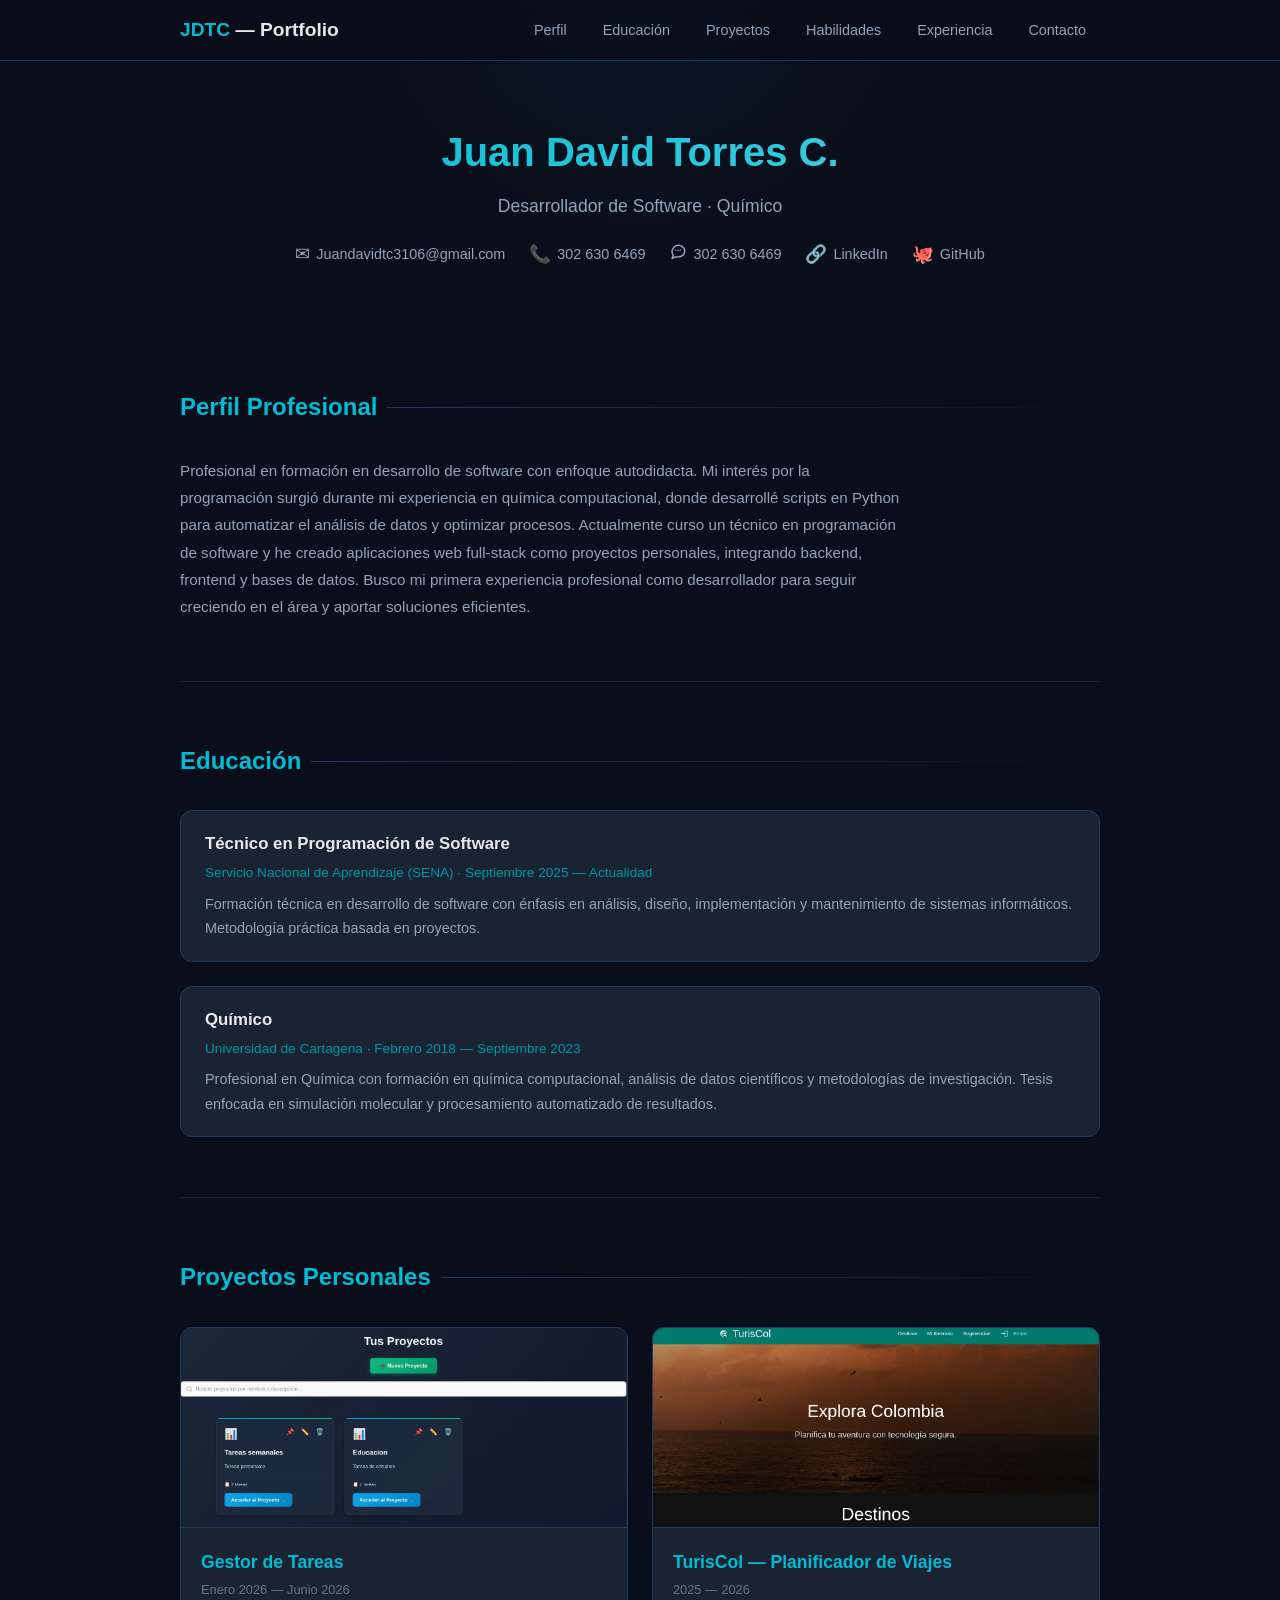
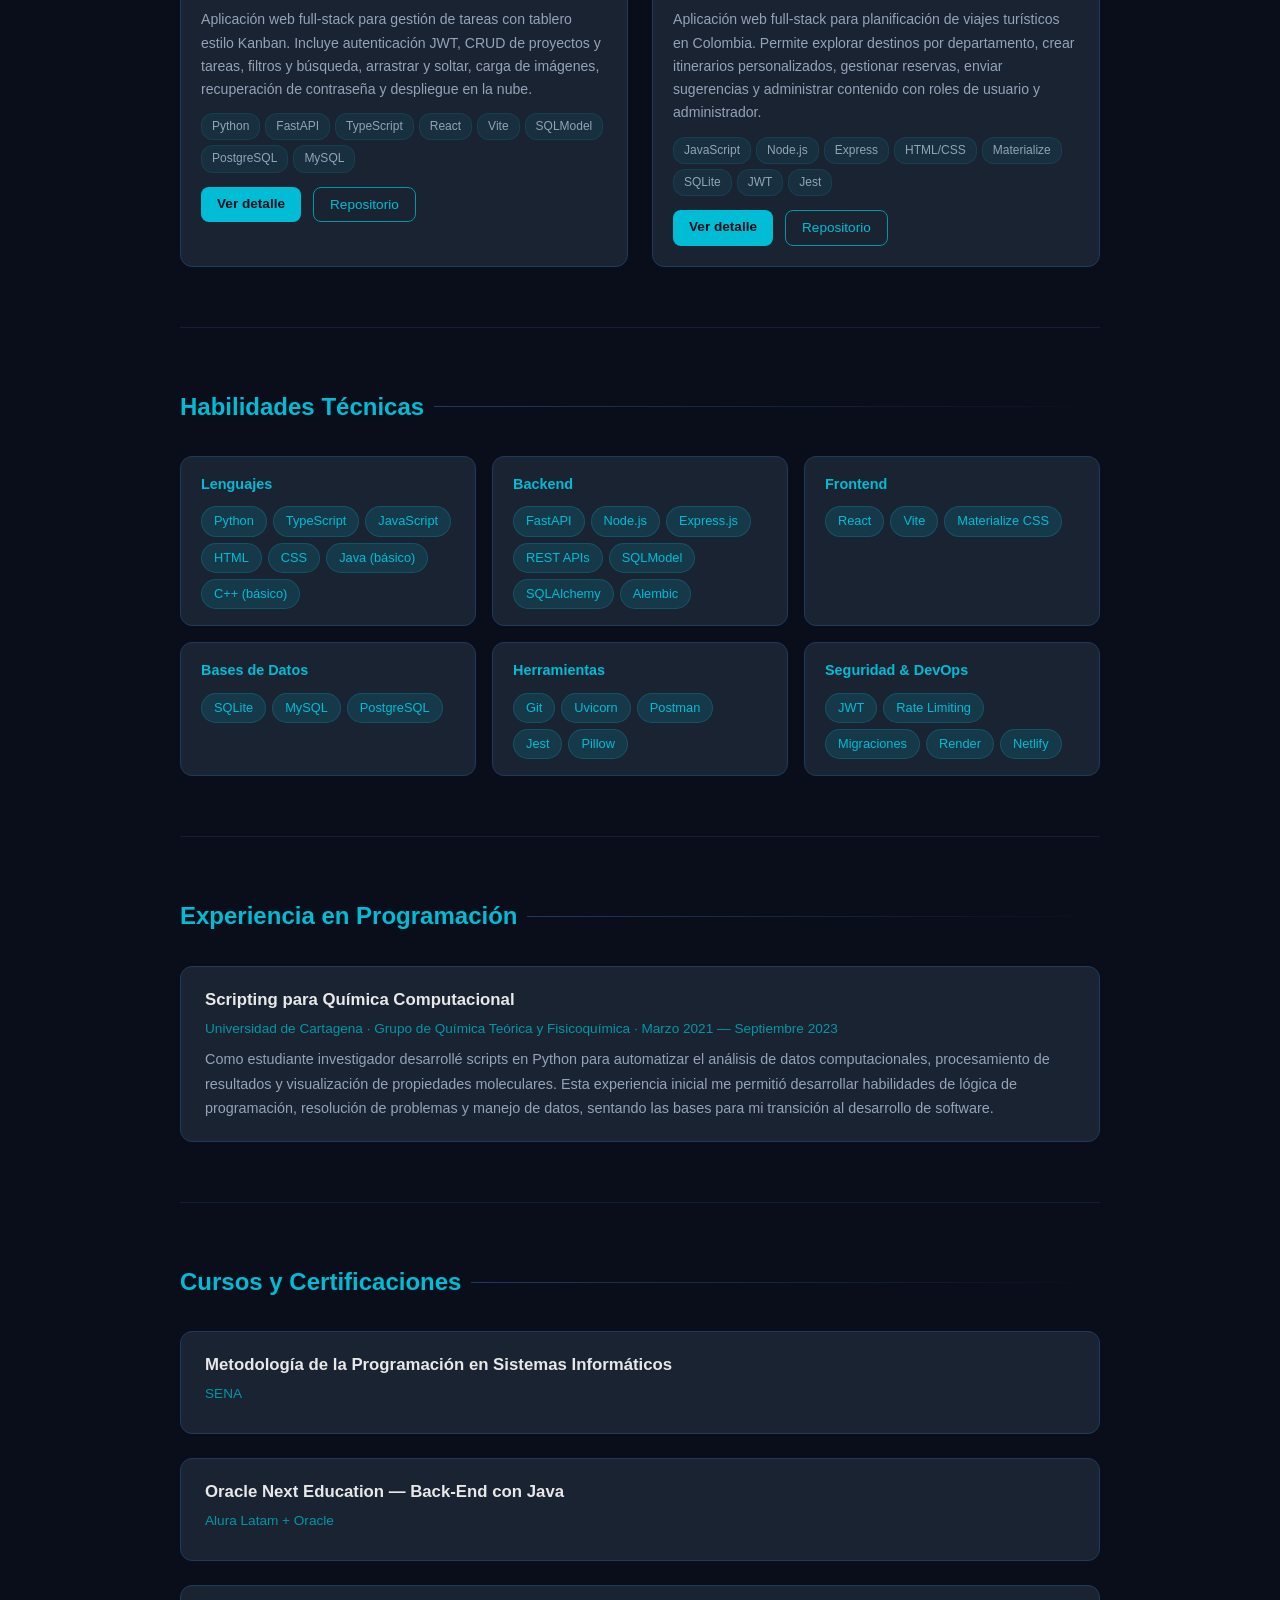
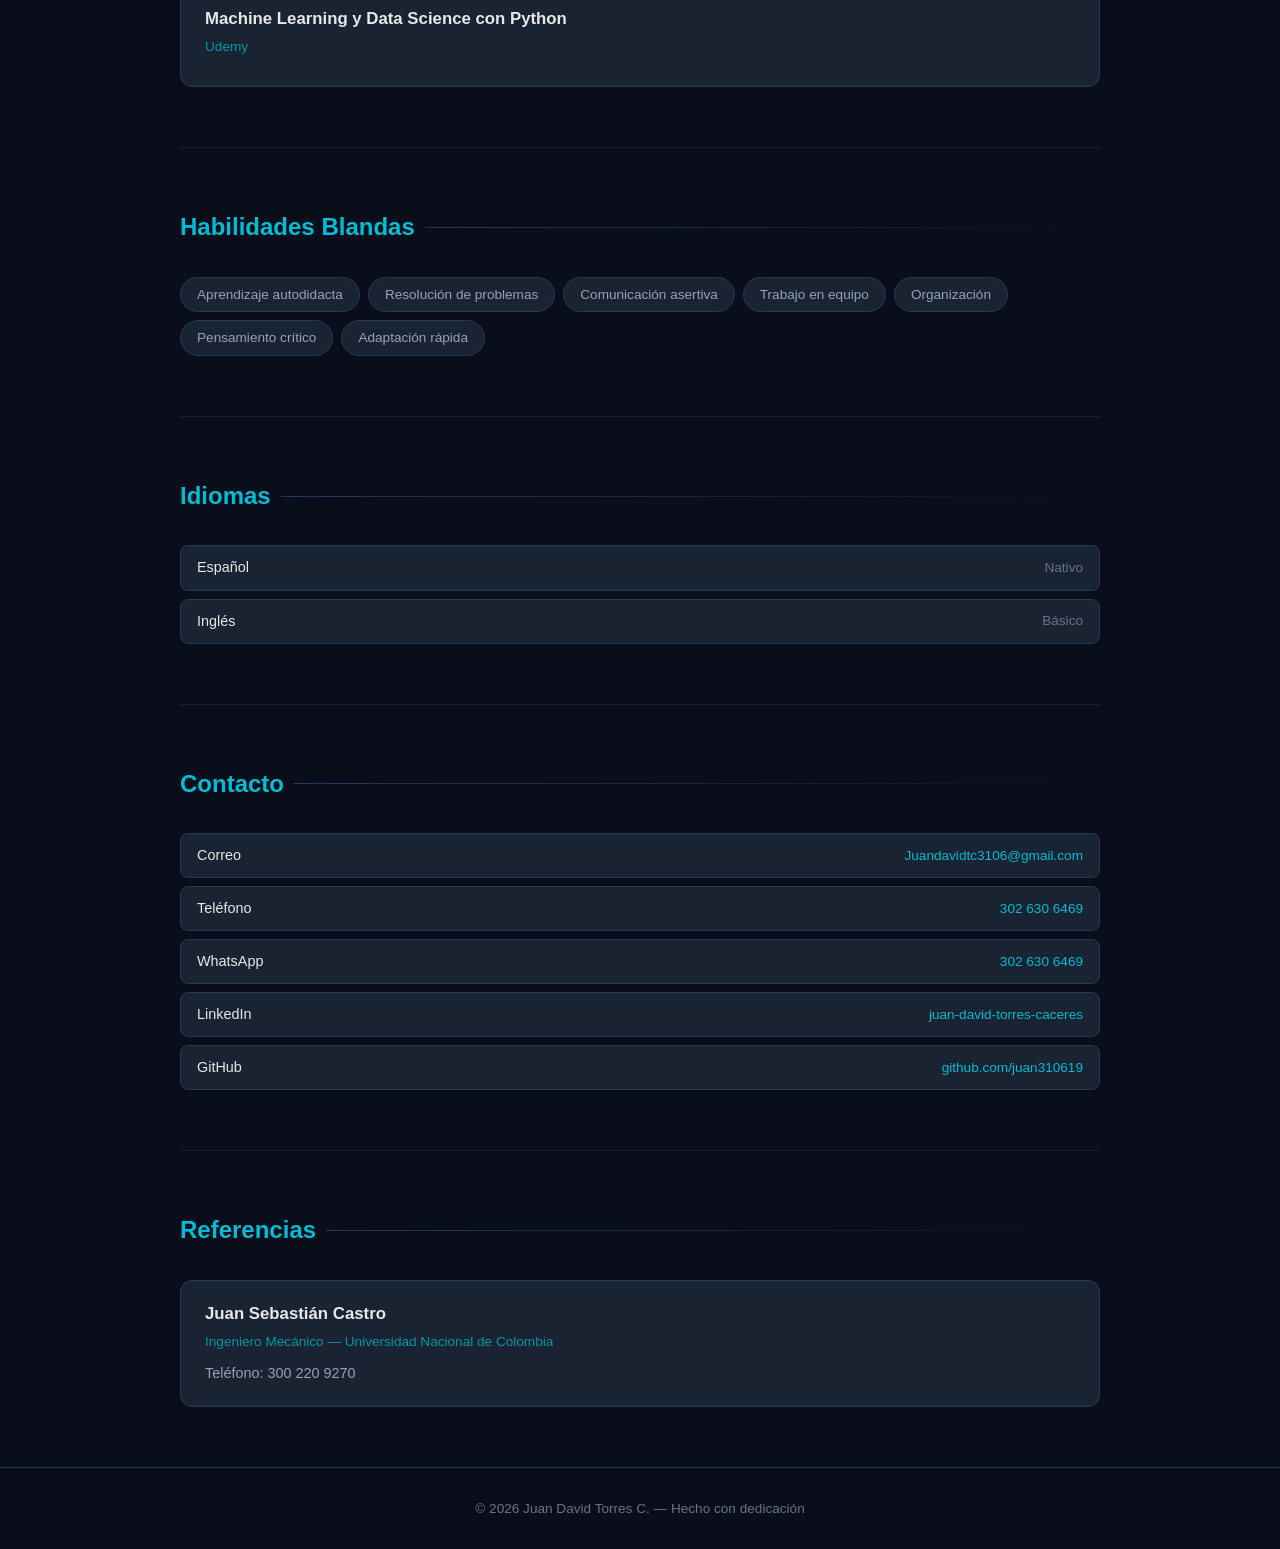
<file: index.html>
<!DOCTYPE html>
<html lang="es">
<head>
  <meta charset="UTF-8">
  <meta name="viewport" content="width=device-width, initial-scale=1.0">
  <title>Juan David Torres C. — Desarrollador de Software</title>
  <link rel="stylesheet" href="css/style.css">
  <link rel="icon" type="image/svg+xml" href="data:image/svg+xml,<svg xmlns='http://www.w3.org/2000/svg' viewBox='0 0 32 32'><text y='28' font-size='28'>💻</text></svg>">
</head>
<body>

<nav class="navbar">
  <div class="container">
    <a href="index.html" class="logo">JDTC <span>— Portfolio</span></a>
    <button class="nav-toggle" id="navToggle" aria-label="Menú">☰</button>
    <ul class="nav-links" id="navLinks">
      <li><a href="#perfil">Perfil</a></li>
      <li><a href="#educacion">Educación</a></li>
      <li><a href="#proyectos">Proyectos</a></li>
      <li><a href="#habilidades">Habilidades</a></li>
      <li><a href="#experiencia">Experiencia</a></li>
      <li><a href="#contacto">Contacto</a></li>
    </ul>
  </div>
</nav>

<section class="hero">
  <div class="container">
    <h1>Juan David Torres C.</h1>
    <p class="subtitle">Desarrollador de Software · Químico</p>
    <div class="contact-links">
      <a href="mailto:Juandavidtc3106@gmail.com">
        <span class="icon">✉</span> Juandavidtc3106@gmail.com
      </a>
      <a href="tel:3026306469">
        <span class="icon">📞</span> 302 630 6469
      </a>
      <a href="https://wa.me/573026306469" target="_blank">
        <span class="icon"><svg xmlns="http://www.w3.org/2000/svg" width="18" height="18" viewBox="0 0 24 24" fill="none" stroke="currentColor" stroke-width="2" stroke-linecap="round" stroke-linejoin="round"><path d="M21 11.5a8.5 8.5 0 0 1-8.5 8.5H8l-4 2 1.5-4.5A8.5 8.5 0 1 1 21 11.5z"/><path d="M9 11h.01"/><path d="M12 11h.01"/><path d="M15 11h.01"/></svg></span> 302 630 6469
      </a>
      <a href="https://www.linkedin.com/in/juan-david-torres-caceres-b08489202/" target="_blank">
        <span class="icon">🔗</span> LinkedIn
      </a>
      <a href="https://github.com/juan310619" target="_blank">
        <span class="icon">🐙</span> GitHub
      </a>
    </div>
  </div>
</section>

<div class="container">

  <!-- Perfil Profesional -->
  <section id="perfil" class="section">
    <h2 class="section-title">Perfil Profesional</h2>
    <p class="profile-text">
      Profesional en formación en desarrollo de software con enfoque autodidacta. Mi interés por la
      programación surgió durante mi experiencia en química computacional, donde desarrollé scripts en Python
      para automatizar el análisis de datos y optimizar procesos. Actualmente curso un técnico en programación
      de software y he creado aplicaciones web full-stack como proyectos personales, integrando backend,
      frontend y bases de datos. Busco mi primera experiencia profesional como desarrollador para seguir
      creciendo en el área y aportar soluciones eficientes.
    </p>
  </section>

  <!-- Educación -->
  <section id="educacion" class="section">
    <h2 class="section-title">Educación</h2>
    <div class="timeline">
      <div class="timeline-item">
        <h3>Técnico en Programación de Software</h3>
        <div class="meta">Servicio Nacional de Aprendizaje (SENA) · Septiembre 2025 — Actualidad</div>
        <p>
          Formación técnica en desarrollo de software con énfasis en análisis, diseño, implementación y
          mantenimiento de sistemas informáticos. Metodología práctica basada en proyectos.
        </p>
      </div>
      <div class="timeline-item">
        <h3>Químico</h3>
        <div class="meta">Universidad de Cartagena · Febrero 2018 — Septiembre 2023</div>
        <p>
          Profesional en Química con formación en química computacional, análisis de datos científicos y
          metodologías de investigación. Tesis enfocada en simulación molecular y procesamiento automatizado
          de resultados.
        </p>
      </div>
    </div>
  </section>

  <!-- Proyectos Personales -->
  <section id="proyectos" class="section">
    <h2 class="section-title">Proyectos Personales</h2>
    <div class="projects-grid">
      <div class="project-card">
        <img src="imagenes/gestor3.webp" alt="Gestor de Tareas" class="card-img" loading="lazy">
        <div class="card-body">
          <h3>Gestor de Tareas</h3>
          <div class="date">Enero 2026 — Junio 2026</div>
          <p>
            Aplicación web full-stack para gestión de tareas con tablero estilo Kanban.
            Incluye autenticación JWT, CRUD de proyectos y tareas, filtros y búsqueda,
            arrastrar y soltar, carga de imágenes, recuperación de contraseña y
            despliegue en la nube.
          </p>
          <div class="tech-stack">
            <span>Python</span><span>FastAPI</span><span>TypeScript</span>
            <span>React</span><span>Vite</span><span>SQLModel</span>
            <span>PostgreSQL</span><span>MySQL</span>
          </div>
          <div class="card-links">
            <a href="gestor-tareas.html" class="btn-primary">Ver detalle</a>
            <a href="https://github.com/juan310619/Gestor_de_tareas" target="_blank" class="btn-outline">Repositorio</a>
          </div>
        </div>
      </div>
      <div class="project-card">
        <img src="imagenes/turiscol1.webp" alt="TurisCol" class="card-img" loading="lazy">
        <div class="card-body">
          <h3>TurisCol — Planificador de Viajes</h3>
          <div class="date">2025 — 2026</div>
          <p>
            Aplicación web full-stack para planificación de viajes turísticos en Colombia.
            Permite explorar destinos por departamento, crear itinerarios personalizados,
            gestionar reservas, enviar sugerencias y administrar contenido con roles
            de usuario y administrador.
          </p>
          <div class="tech-stack">
            <span>JavaScript</span><span>Node.js</span><span>Express</span>
            <span>HTML/CSS</span><span>Materialize</span><span>SQLite</span>
            <span>JWT</span><span>Jest</span>
          </div>
          <div class="card-links">
            <a href="turiscol.html" class="btn-primary">Ver detalle</a>
            <a href="https://github.com/juan310619/Tursicol" target="_blank" class="btn-outline">Repositorio</a>
          </div>
        </div>
      </div>
    </div>
  </section>

  <!-- Habilidades Técnicas -->
  <section id="habilidades" class="section">
    <h2 class="section-title">Habilidades Técnicas</h2>
    <div class="skills-grid">
      <div class="skill-category">
        <h3>Lenguajes</h3>
        <div class="skill-tags">
          <span class="skill-tag">Python</span>
          <span class="skill-tag">TypeScript</span>
          <span class="skill-tag">JavaScript</span>
          <span class="skill-tag">HTML</span>
          <span class="skill-tag">CSS</span>
          <span class="skill-tag">Java (básico)</span>
          <span class="skill-tag">C++ (básico)</span>
        </div>
      </div>
      <div class="skill-category">
        <h3>Backend</h3>
        <div class="skill-tags">
          <span class="skill-tag">FastAPI</span>
          <span class="skill-tag">Node.js</span>
          <span class="skill-tag">Express.js</span>
          <span class="skill-tag">REST APIs</span>
          <span class="skill-tag">SQLModel</span>
          <span class="skill-tag">SQLAlchemy</span>
          <span class="skill-tag">Alembic</span>
        </div>
      </div>
      <div class="skill-category">
        <h3>Frontend</h3>
        <div class="skill-tags">
          <span class="skill-tag">React</span>
          <span class="skill-tag">Vite</span>
          <span class="skill-tag">Materialize CSS</span>
        </div>
      </div>
      <div class="skill-category">
        <h3>Bases de Datos</h3>
        <div class="skill-tags">
          <span class="skill-tag">SQLite</span>
          <span class="skill-tag">MySQL</span>
          <span class="skill-tag">PostgreSQL</span>
        </div>
      </div>
      <div class="skill-category">
        <h3>Herramientas</h3>
        <div class="skill-tags">
          <span class="skill-tag">Git</span>
          <span class="skill-tag">Uvicorn</span>
          <span class="skill-tag">Postman</span>
          <span class="skill-tag">Jest</span>
          <span class="skill-tag">Pillow</span>
        </div>
      </div>
      <div class="skill-category">
        <h3>Seguridad & DevOps</h3>
        <div class="skill-tags">
          <span class="skill-tag">JWT</span>
          <span class="skill-tag">Rate Limiting</span>
          <span class="skill-tag">Migraciones</span>
          <span class="skill-tag">Render</span>
          <span class="skill-tag">Netlify</span>
        </div>
      </div>
    </div>
  </section>

  <!-- Experiencia -->
  <section id="experiencia" class="section">
    <h2 class="section-title">Experiencia en Programación</h2>
    <div class="timeline">
      <div class="timeline-item">
        <h3>Scripting para Química Computacional</h3>
        <div class="meta">Universidad de Cartagena · Grupo de Química Teórica y Fisicoquímica · Marzo 2021 — Septiembre 2023</div>
        <p>
          Como estudiante investigador desarrollé scripts en Python para automatizar el
          análisis de datos computacionales, procesamiento de resultados y visualización de
          propiedades moleculares. Esta experiencia inicial me permitió desarrollar habilidades
          de lógica de programación, resolución de problemas y manejo de datos, sentando las
          bases para mi transición al desarrollo de software.
        </p>
      </div>
    </div>
  </section>

  <!-- Cursos y Certificaciones -->
  <section class="section">
    <h2 class="section-title">Cursos y Certificaciones</h2>
    <div class="timeline">
      <div class="timeline-item">
        <h3>Metodología de la Programación en Sistemas Informáticos</h3>
        <div class="meta">SENA</div>
      </div>
      <div class="timeline-item">
        <h3>Oracle Next Education — Back-End con Java</h3>
        <div class="meta">Alura Latam + Oracle</div>
      </div>
      <div class="timeline-item">
        <h3>Machine Learning y Data Science con Python</h3>
        <div class="meta">Udemy</div>
      </div>
    </div>
  </section>

  <!-- Habilidades Blandas -->
  <section class="section">
    <h2 class="section-title">Habilidades Blandas</h2>
    <div class="soft-skills">
      <span>Aprendizaje autodidacta</span>
      <span>Resolución de problemas</span>
      <span>Comunicación asertiva</span>
      <span>Trabajo en equipo</span>
      <span>Organización</span>
      <span>Pensamiento crítico</span>
      <span>Adaptación rápida</span>
    </div>
  </section>

  <!-- Idiomas -->
  <section class="section">
    <h2 class="section-title">Idiomas</h2>
    <div class="lang-list">
      <div class="lang-item">
        <span class="name">Español</span>
        <span class="level">Nativo</span>
      </div>
      <div class="lang-item">
        <span class="name">Inglés</span>
        <span class="level">Básico</span>
      </div>
    </div>
  </section>

  <!-- Contacto -->
  <section id="contacto" class="section">
    <h2 class="section-title">Contacto</h2>
    <div class="lang-list">
      <div class="lang-item">
        <span class="name">Correo</span>
        <span class="level"><a href="mailto:Juandavidtc3106@gmail.com">Juandavidtc3106@gmail.com</a></span>
      </div>
      <div class="lang-item">
        <span class="name">Teléfono</span>
        <span class="level"><a href="tel:3026306469">302 630 6469</a></span>
      </div>
      <div class="lang-item">
        <span class="name">WhatsApp</span>
        <span class="level"><a href="https://wa.me/573026306469" target="_blank">302 630 6469</a></span>
      </div>
      <div class="lang-item">
        <span class="name">LinkedIn</span>
        <span class="level"><a href="https://www.linkedin.com/in/juan-david-torres-caceres-b08489202/" target="_blank">juan-david-torres-caceres</a></span>
      </div>
      <div class="lang-item">
        <span class="name">GitHub</span>
        <span class="level"><a href="https://github.com/juan310619" target="_blank">github.com/juan310619</a></span>
      </div>
    </div>
  </section>

  <!-- Referencias -->
  <section class="section">
    <h2 class="section-title">Referencias</h2>
    <div class="timeline">
      <div class="timeline-item">
        <h3>Juan Sebastián Castro</h3>
        <div class="meta">Ingeniero Mecánico — Universidad Nacional de Colombia</div>
        <p>Teléfono: 300 220 9270</p>
      </div>
    </div>
  </section>

</div>

<footer>
  <div class="container">
    <p>&copy; 2026 Juan David Torres C. — Hecho con dedicación</p>
  </div>
</footer>

<script src="js/main.js"></script>
</body>
</html>
</file>
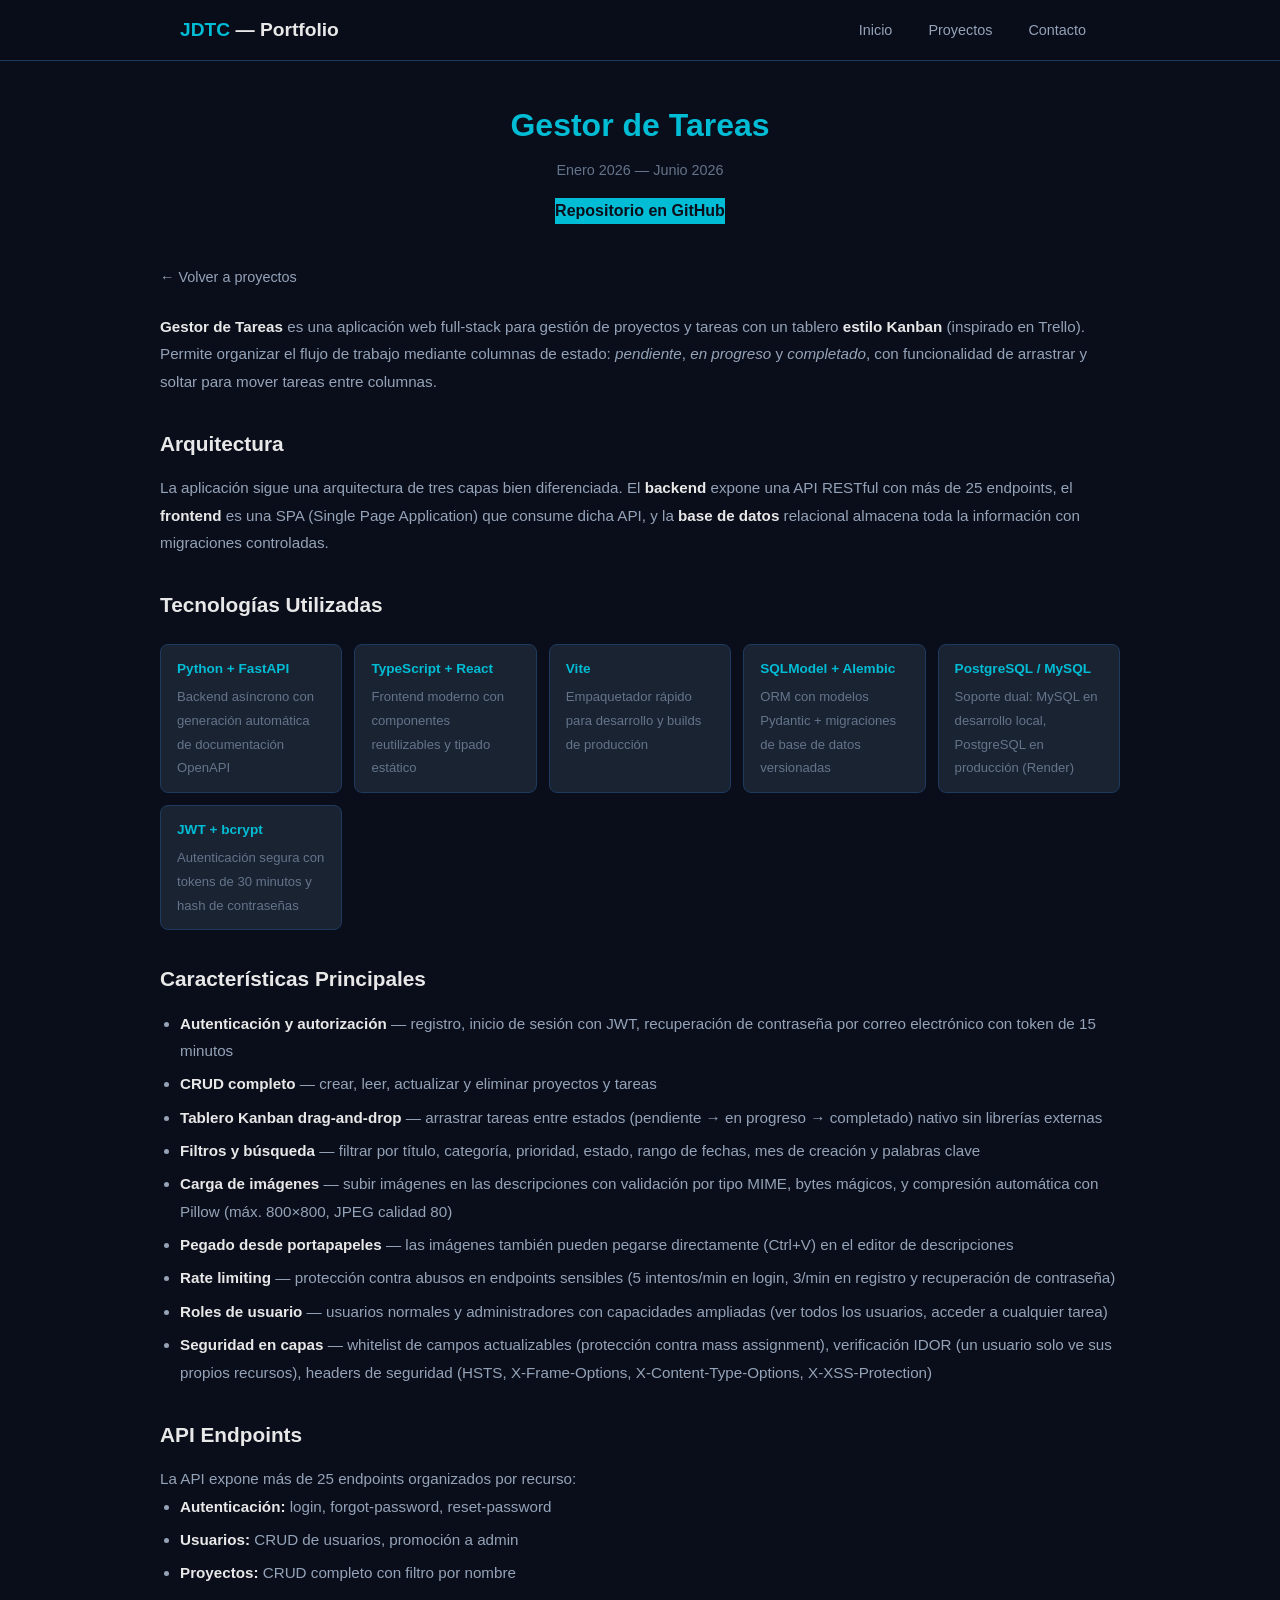
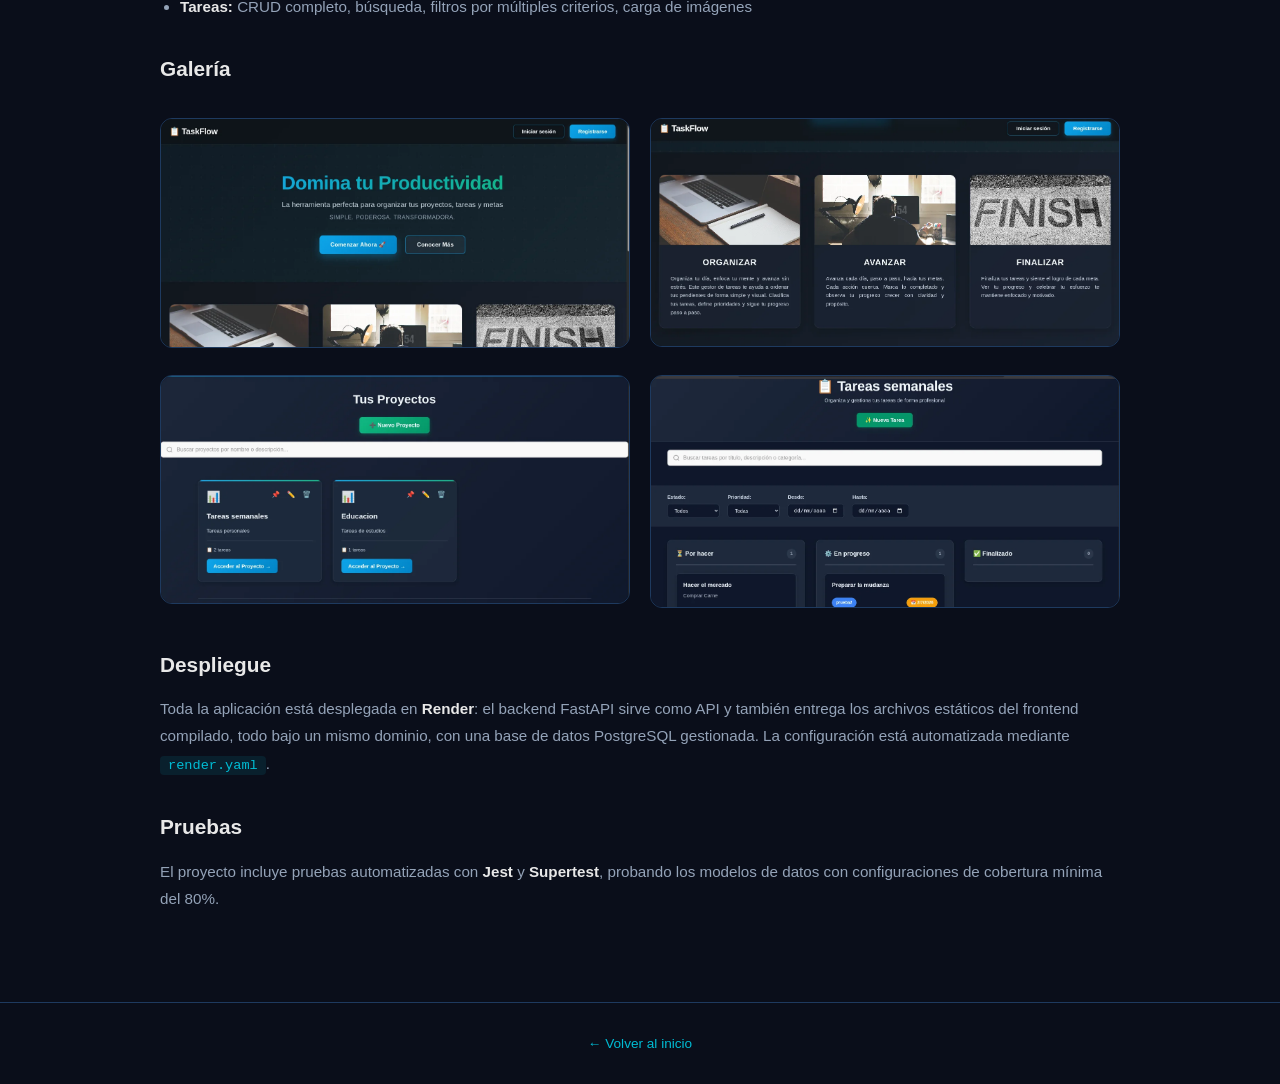
<file: gestor-tareas.html>
<!DOCTYPE html>
<html lang="es">
<head>
  <meta charset="UTF-8">
  <meta name="viewport" content="width=device-width, initial-scale=1.0">
  <title>Gestor de Tareas — Juan David Torres</title>
  <link rel="stylesheet" href="css/style.css">
  <link rel="icon" type="image/svg+xml" href="data:image/svg+xml,<svg xmlns='http://www.w3.org/2000/svg' viewBox='0 0 32 32'><text y='28' font-size='28'>📋</text></svg>">
</head>
<body>

<nav class="navbar">
  <div class="container">
    <a href="index.html" class="logo">JDTC <span>— Portfolio</span></a>
    <button class="nav-toggle" id="navToggle" aria-label="Menú">☰</button>
    <ul class="nav-links" id="navLinks">
      <li><a href="index.html">Inicio</a></li>
      <li><a href="index.html#proyectos">Proyectos</a></li>
      <li><a href="index.html#contacto">Contacto</a></li>
    </ul>
  </div>
</nav>

<section class="project-header">
  <div class="container">
    <h1>Gestor de Tareas</h1>
    <p class="project-date">Enero 2026 — Junio 2026</p>
    <div class="project-links">
      <a href="https://github.com/juan310619/Gestor_de_tareas" target="_blank" class="btn-primary">Repositorio en GitHub</a>
    </div>
  </div>
</section>

<div class="container project-content">

  <a href="index.html#proyectos" class="back-link">← Volver a proyectos</a>

  <div class="project-description">
    <p>
      <strong>Gestor de Tareas</strong> es una aplicación web full-stack para gestión de proyectos y tareas
      con un tablero <strong>estilo Kanban</strong> (inspirado en Trello). Permite organizar el flujo de
      trabajo mediante columnas de estado: <em>pendiente</em>, <em>en progreso</em> y <em>completado</em>,
      con funcionalidad de arrastrar y soltar para mover tareas entre columnas.
    </p>

    <h2>Arquitectura</h2>
    <p>
      La aplicación sigue una arquitectura de tres capas bien diferenciada. El <strong>backend</strong>
      expone una API RESTful con más de 25 endpoints, el <strong>frontend</strong> es una SPA
      (Single Page Application) que consume dicha API, y la <strong>base de datos</strong> relacional
      almacena toda la información con migraciones controladas.
    </p>

    <h2>Tecnologías Utilizadas</h2>
    <div class="project-tech-grid">
      <div class="project-tech-item">
        <h4>Python + FastAPI</h4>
        <p>Backend asíncrono con generación automática de documentación OpenAPI</p>
      </div>
      <div class="project-tech-item">
        <h4>TypeScript + React</h4>
        <p>Frontend moderno con componentes reutilizables y tipado estático</p>
      </div>
      <div class="project-tech-item">
        <h4>Vite</h4>
        <p>Empaquetador rápido para desarrollo y builds de producción</p>
      </div>
      <div class="project-tech-item">
        <h4>SQLModel + Alembic</h4>
        <p>ORM con modelos Pydantic + migraciones de base de datos versionadas</p>
      </div>
      <div class="project-tech-item">
        <h4>PostgreSQL / MySQL</h4>
        <p>Soporte dual: MySQL en desarrollo local, PostgreSQL en producción (Render)</p>
      </div>
      <div class="project-tech-item">
        <h4>JWT + bcrypt</h4>
        <p>Autenticación segura con tokens de 30 minutos y hash de contraseñas</p>
      </div>
    </div>

    <h2>Características Principales</h2>
    <ul>
      <li><strong>Autenticación y autorización</strong> — registro, inicio de sesión con JWT, recuperación de contraseña por correo electrónico con token de 15 minutos</li>
      <li><strong>CRUD completo</strong> — crear, leer, actualizar y eliminar proyectos y tareas</li>
      <li><strong>Tablero Kanban drag-and-drop</strong> — arrastrar tareas entre estados (pendiente → en progreso → completado) nativo sin librerías externas</li>
      <li><strong>Filtros y búsqueda</strong> — filtrar por título, categoría, prioridad, estado, rango de fechas, mes de creación y palabras clave</li>
      <li><strong>Carga de imágenes</strong> — subir imágenes en las descripciones con validación por tipo MIME, bytes mágicos, y compresión automática con Pillow (máx. 800×800, JPEG calidad 80)</li>
      <li><strong>Pegado desde portapapeles</strong> — las imágenes también pueden pegarse directamente (Ctrl+V) en el editor de descripciones</li>
      <li><strong>Rate limiting</strong> — protección contra abusos en endpoints sensibles (5 intentos/min en login, 3/min en registro y recuperación de contraseña)</li>
      <li><strong>Roles de usuario</strong> — usuarios normales y administradores con capacidades ampliadas (ver todos los usuarios, acceder a cualquier tarea)</li>
      <li><strong>Seguridad en capas</strong> — whitelist de campos actualizables (protección contra mass assignment), verificación IDOR (un usuario solo ve sus propios recursos), headers de seguridad (HSTS, X-Frame-Options, X-Content-Type-Options, X-XSS-Protection)</li>
    </ul>

    <h2>API Endpoints</h2>
    <p>La API expone más de 25 endpoints organizados por recurso:</p>
    <ul>
      <li><strong>Autenticación:</strong> login, forgot-password, reset-password</li>
      <li><strong>Usuarios:</strong> CRUD de usuarios, promoción a admin</li>
      <li><strong>Proyectos:</strong> CRUD completo con filtro por nombre</li>
      <li><strong>Tareas:</strong> CRUD completo, búsqueda, filtros por múltiples criterios, carga de imágenes</li>
    </ul>

    <h2>Galería</h2>
  </div>

  <div class="project-gallery">
    <figure>
      <img src="imagenes/gestor1.webp" alt="Vista del tablero Kanban con tareas en diferentes estados" loading="lazy">
    </figure>
    <figure>
      <img src="imagenes/gestor2.webp" alt="Formulario de creación de tarea con campos detallados" loading="lazy">
    </figure>
    <figure>
      <img src="imagenes/gestor3.webp" alt="Vista general del dashboard de proyectos" loading="lazy">
    </figure>
    <figure>
      <img src="imagenes/gestor4.webp" alt="Modal de detalle de tarea con opciones de edición" loading="lazy">
    </figure>
  </div>

  <div class="project-description">
    <h2>Despliegue</h2>
    <p>
      Toda la aplicación está desplegada en <strong>Render</strong>: el backend FastAPI sirve como API
      y también entrega los archivos estáticos del frontend compilado, todo bajo un mismo dominio,
      con una base de datos PostgreSQL gestionada.
      La configuración está automatizada mediante <code>render.yaml</code>.
    </p>

    <h2>Pruebas</h2>
    <p>
      El proyecto incluye pruebas automatizadas con <strong>Jest</strong> y <strong>Supertest</strong>,
      probando los modelos de datos con configuraciones de cobertura mínima del 80%.
    </p>
  </div>

</div>

<footer>
  <div class="container">
    <p><a href="index.html">← Volver al inicio</a></p>
  </div>
</footer>

<script src="js/main.js"></script>
</body>
</html>
</file>
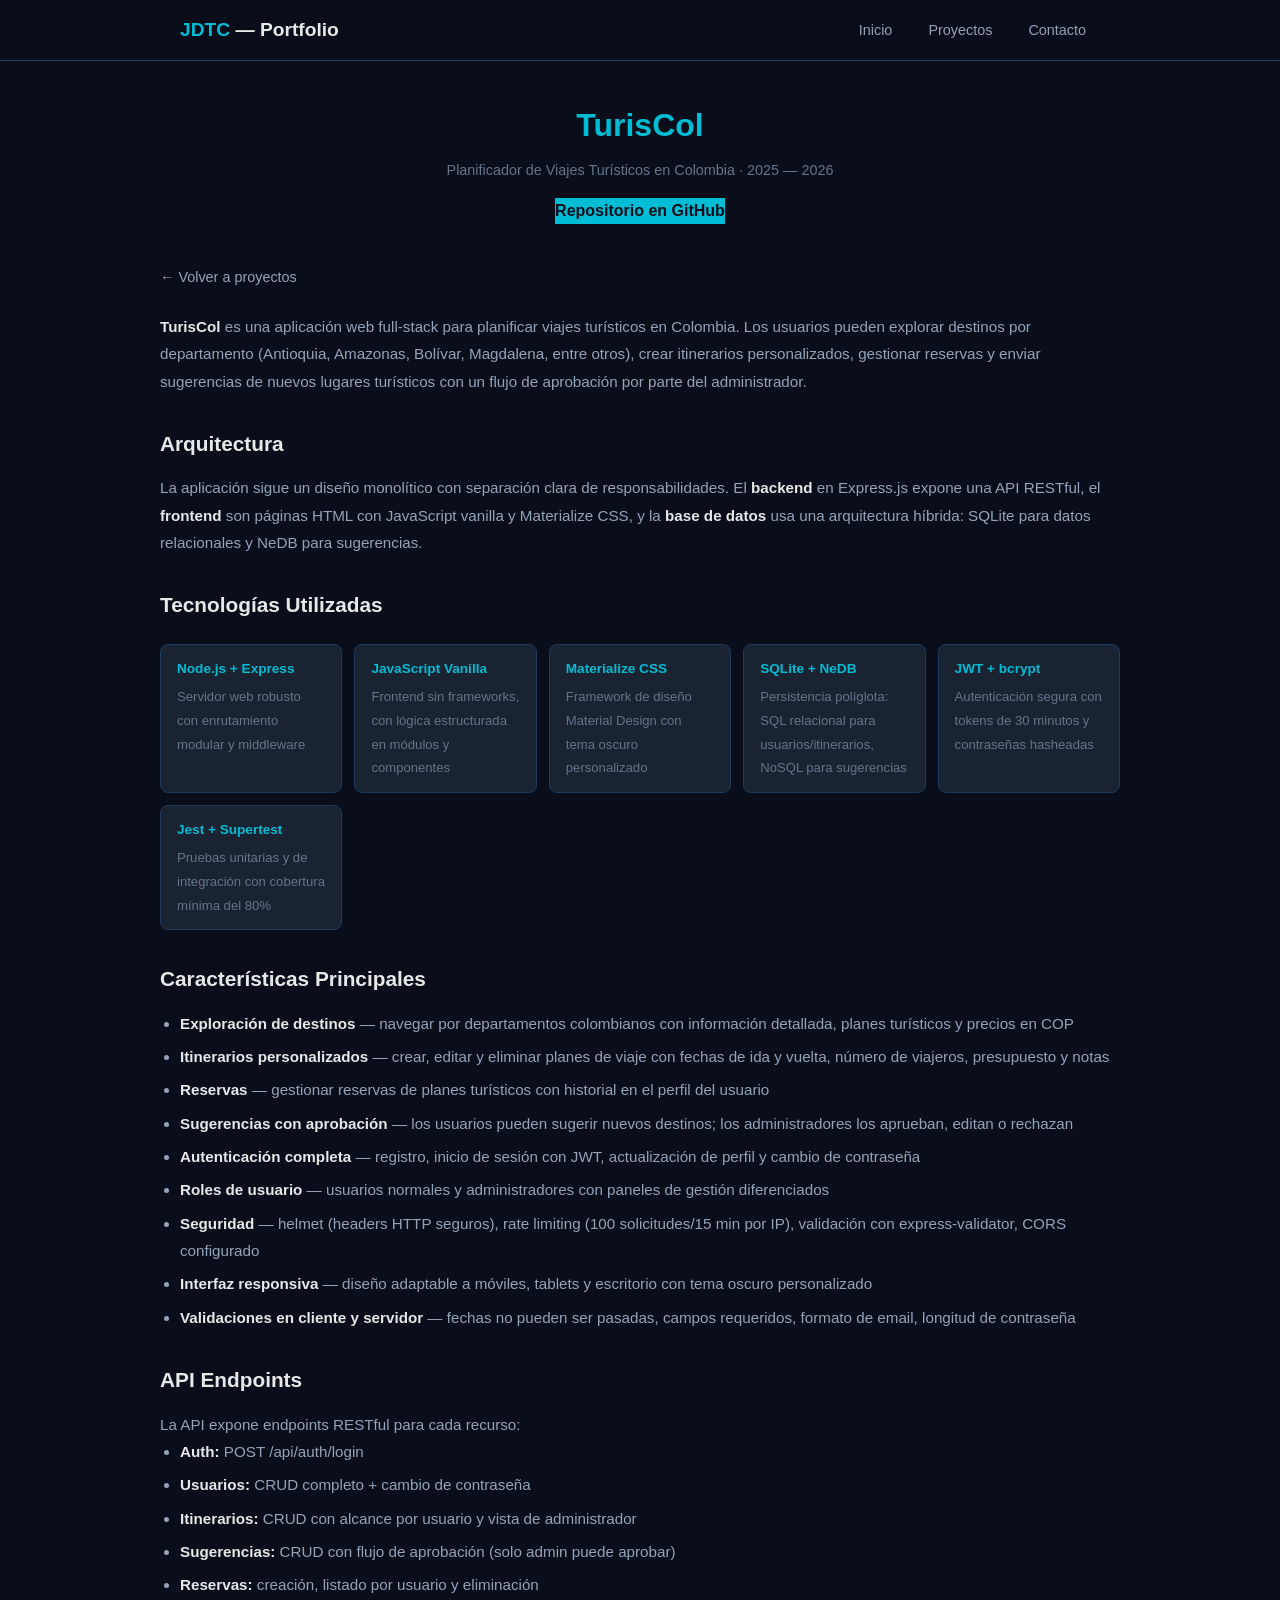
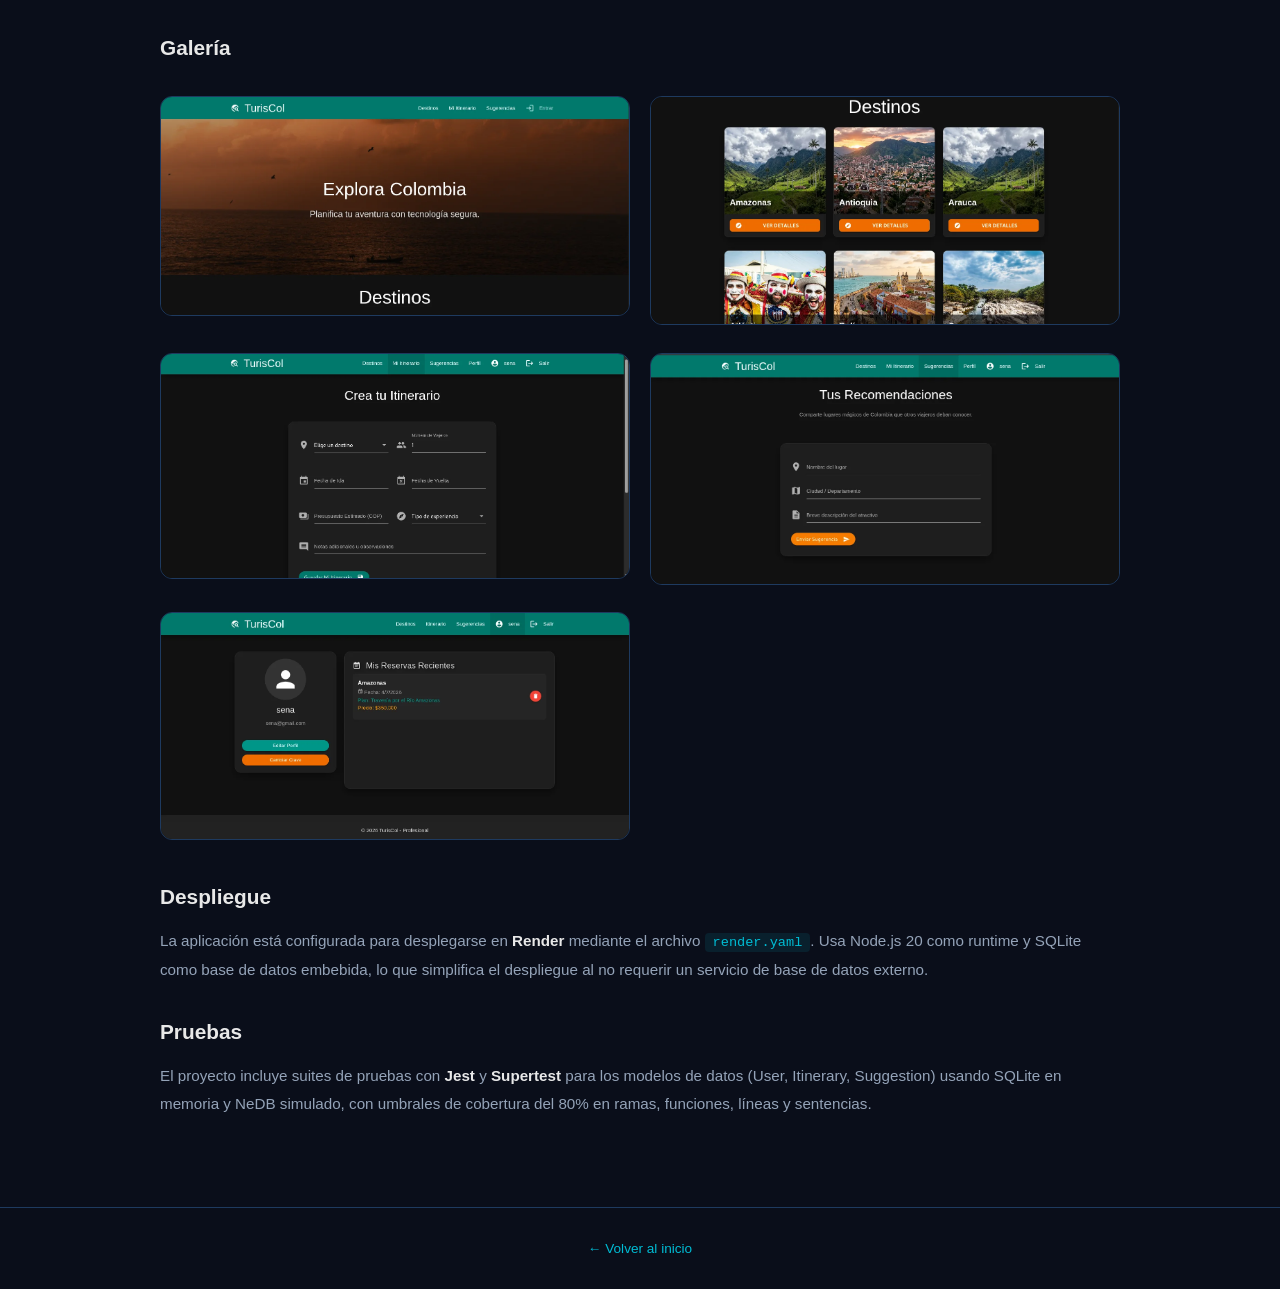
<file: turiscol.html>
<!DOCTYPE html>
<html lang="es">
<head>
  <meta charset="UTF-8">
  <meta name="viewport" content="width=device-width, initial-scale=1.0">
  <title>TurisCol — Juan David Torres</title>
  <link rel="stylesheet" href="css/style.css">
  <link rel="icon" type="image/svg+xml" href="data:image/svg+xml,<svg xmlns='http://www.w3.org/2000/svg' viewBox='0 0 32 32'><text y='28' font-size='28'>🌴</text></svg>">
</head>
<body>

<nav class="navbar">
  <div class="container">
    <a href="index.html" class="logo">JDTC <span>— Portfolio</span></a>
    <button class="nav-toggle" id="navToggle" aria-label="Menú">☰</button>
    <ul class="nav-links" id="navLinks">
      <li><a href="index.html">Inicio</a></li>
      <li><a href="index.html#proyectos">Proyectos</a></li>
      <li><a href="index.html#contacto">Contacto</a></li>
    </ul>
  </div>
</nav>

<section class="project-header">
  <div class="container">
    <h1>TurisCol</h1>
    <p class="project-date">Planificador de Viajes Turísticos en Colombia · 2025 — 2026</p>
    <div class="project-links">
      <a href="https://github.com/juan310619/Tursicol" target="_blank" class="btn-primary">Repositorio en GitHub</a>
    </div>
  </div>
</section>

<div class="container project-content">

  <a href="index.html#proyectos" class="back-link">← Volver a proyectos</a>

  <div class="project-description">
    <p>
      <strong>TurisCol</strong> es una aplicación web full-stack para planificar viajes turísticos
      en Colombia. Los usuarios pueden explorar destinos por departamento (Antioquia, Amazonas,
      Bolívar, Magdalena, entre otros), crear itinerarios personalizados, gestionar reservas y
      enviar sugerencias de nuevos lugares turísticos con un flujo de aprobación por parte del
      administrador.
    </p>

    <h2>Arquitectura</h2>
    <p>
      La aplicación sigue un diseño monolítico con separación clara de responsabilidades. El
      <strong>backend</strong> en Express.js expone una API RESTful, el <strong>frontend</strong>
      son páginas HTML con JavaScript vanilla y Materialize CSS, y la <strong>base de datos</strong>
      usa una arquitectura híbrida: SQLite para datos relacionales y NeDB para sugerencias.
    </p>

    <h2>Tecnologías Utilizadas</h2>
    <div class="project-tech-grid">
      <div class="project-tech-item">
        <h4>Node.js + Express</h4>
        <p>Servidor web robusto con enrutamiento modular y middleware</p>
      </div>
      <div class="project-tech-item">
        <h4>JavaScript Vanilla</h4>
        <p>Frontend sin frameworks, con lógica estructurada en módulos y componentes</p>
      </div>
      <div class="project-tech-item">
        <h4>Materialize CSS</h4>
        <p>Framework de diseño Material Design con tema oscuro personalizado</p>
      </div>
      <div class="project-tech-item">
        <h4>SQLite + NeDB</h4>
        <p>Persistencia políglota: SQL relacional para usuarios/itinerarios, NoSQL para sugerencias</p>
      </div>
      <div class="project-tech-item">
        <h4>JWT + bcrypt</h4>
        <p>Autenticación segura con tokens de 30 minutos y contraseñas hasheadas</p>
      </div>
      <div class="project-tech-item">
        <h4>Jest + Supertest</h4>
        <p>Pruebas unitarias y de integración con cobertura mínima del 80%</p>
      </div>
    </div>

    <h2>Características Principales</h2>
    <ul>
      <li><strong>Exploración de destinos</strong> — navegar por departamentos colombianos con información detallada, planes turísticos y precios en COP</li>
      <li><strong>Itinerarios personalizados</strong> — crear, editar y eliminar planes de viaje con fechas de ida y vuelta, número de viajeros, presupuesto y notas</li>
      <li><strong>Reservas</strong> — gestionar reservas de planes turísticos con historial en el perfil del usuario</li>
      <li><strong>Sugerencias con aprobación</strong> — los usuarios pueden sugerir nuevos destinos; los administradores los aprueban, editan o rechazan</li>
      <li><strong>Autenticación completa</strong> — registro, inicio de sesión con JWT, actualización de perfil y cambio de contraseña</li>
      <li><strong>Roles de usuario</strong> — usuarios normales y administradores con paneles de gestión diferenciados</li>
      <li><strong>Seguridad</strong> — helmet (headers HTTP seguros), rate limiting (100 solicitudes/15 min por IP), validación con express-validator, CORS configurado</li>
      <li><strong>Interfaz responsiva</strong> — diseño adaptable a móviles, tablets y escritorio con tema oscuro personalizado</li>
      <li><strong>Validaciones en cliente y servidor</strong> — fechas no pueden ser pasadas, campos requeridos, formato de email, longitud de contraseña</li>
    </ul>

    <h2>API Endpoints</h2>
    <p>La API expone endpoints RESTful para cada recurso:</p>
    <ul>
      <li><strong>Auth:</strong> POST /api/auth/login</li>
      <li><strong>Usuarios:</strong> CRUD completo + cambio de contraseña</li>
      <li><strong>Itinerarios:</strong> CRUD con alcance por usuario y vista de administrador</li>
      <li><strong>Sugerencias:</strong> CRUD con flujo de aprobación (solo admin puede aprobar)</li>
      <li><strong>Reservas:</strong> creación, listado por usuario y eliminación</li>
    </ul>

    <h2>Galería</h2>
  </div>

  <div class="project-gallery">
    <figure>
      <img src="imagenes/turiscol1.webp" alt="Página principal de TurisCol con exploración de destinos" loading="lazy">
    </figure>
    <figure>
      <img src="imagenes/turiscol2.webp" alt="Vista de detalle de un destino turístico con planes y precios" loading="lazy">
    </figure>
    <figure>
      <img src="imagenes/tursicol3.webp" alt="Formulario de creación de itinerario de viaje" loading="lazy">
    </figure>
    <figure>
      <img src="imagenes/turiscol4.webp" alt="Sección de sugerencias de nuevos destinos turísticos" loading="lazy">
    </figure>
    <figure>
      <img src="imagenes/turiscol5.webp" alt="Perfil de usuario con historial de reservas" loading="lazy">
    </figure>
  </div>

  <div class="project-description">
    <h2>Despliegue</h2>
    <p>
      La aplicación está configurada para desplegarse en <strong>Render</strong> mediante el archivo
      <code>render.yaml</code>. Usa Node.js 20 como runtime y SQLite como base de datos embebida,
      lo que simplifica el despliegue al no requerir un servicio de base de datos externo.
    </p>

    <h2>Pruebas</h2>
    <p>
      El proyecto incluye suites de pruebas con <strong>Jest</strong> y <strong>Supertest</strong>
      para los modelos de datos (User, Itinerary, Suggestion) usando SQLite en memoria y NeDB
      simulado, con umbrales de cobertura del 80% en ramas, funciones, líneas y sentencias.
    </p>
  </div>

</div>

<footer>
  <div class="container">
    <p><a href="index.html">← Volver al inicio</a></p>
  </div>
</footer>

<script src="js/main.js"></script>
</body>
</html>
</file>
<file: css/style.css>
:root {
  --bg-primary: #0a0e1a;
  --bg-secondary: #111827;
  --bg-card: #1a2332;
  --bg-card-hover: #1f2b3f;
  --border: #1e3a5f;
  --accent: #00bcd4;
  --accent-dim: #0097a7;
  --accent-glow: rgba(0, 188, 212, 0.15);
  --text-primary: #e8e8e8;
  --text-secondary: #94a3b8;
  --text-muted: #64748b;
  --danger: #ef4444;
  --success: #22c55e;
  --warning: #f59e0b;
  --radius: 12px;
  --radius-sm: 8px;
  --shadow: 0 4px 20px rgba(0, 0, 0, 0.3);
}

*, *::before, *::after { margin: 0; padding: 0; box-sizing: border-box; }

html { scroll-behavior: smooth; }

body {
  font-family: -apple-system, BlinkMacSystemFont, 'Segoe UI', Roboto, Oxygen, sans-serif;
  background: var(--bg-primary);
  color: var(--text-primary);
  line-height: 1.6;
  min-height: 100vh;
}

a { color: var(--accent); text-decoration: none; transition: color .2s; }
a:hover { color: #4dd0e1; }

.container {
  max-width: 960px;
  margin: 0 auto;
  padding: 0 20px;
}

/* Navbar */
.navbar {
  position: fixed;
  top: 0;
  left: 0;
  right: 0;
  z-index: 100;
  background: rgba(10, 14, 26, 0.85);
  backdrop-filter: blur(12px);
  border-bottom: 1px solid var(--border);
}

.navbar .container {
  display: flex;
  align-items: center;
  justify-content: space-between;
  height: 60px;
}

.navbar .logo {
  font-size: 1.2rem;
  font-weight: 700;
  color: var(--accent);
}

.navbar .logo span { color: var(--text-primary); }

.nav-links { display: flex; gap: 8px; list-style: none; }

.nav-links a {
  padding: 6px 14px;
  border-radius: var(--radius-sm);
  font-size: .9rem;
  color: var(--text-secondary);
  transition: all .2s;
}

.nav-links a:hover,
.nav-links a.active {
  background: var(--accent-glow);
  color: var(--accent);
}

.nav-toggle {
  display: none;
  background: none;
  border: none;
  color: var(--text-primary);
  font-size: 1.5rem;
  cursor: pointer;
}

/* Hero / Header */
.hero {
  padding: 120px 0 60px;
  text-align: center;
  position: relative;
  overflow: hidden;
}

.hero::before {
  content: '';
  position: absolute;
  top: -50%;
  left: 50%;
  width: 600px;
  height: 600px;
  background: radial-gradient(circle, rgba(0, 188, 212, 0.06) 0%, transparent 70%);
  transform: translate(-50%, -30%);
  pointer-events: none;
}

.hero h1 {
  font-size: 2.5rem;
  font-weight: 800;
  margin-bottom: 8px;
  background: linear-gradient(135deg, var(--accent), #4dd0e1);
  -webkit-background-clip: text;
  -webkit-text-fill-color: transparent;
  background-clip: text;
}

.hero .subtitle {
  font-size: 1.1rem;
  color: var(--text-secondary);
  margin-bottom: 20px;
}

.hero .contact-links {
  display: flex;
  justify-content: center;
  flex-wrap: wrap;
  gap: 16px 24px;
}

.hero .contact-links a {
  display: inline-flex;
  align-items: center;
  gap: 6px;
  font-size: .9rem;
  color: var(--text-secondary);
  transition: color .2s;
}

.hero .contact-links a:hover { color: var(--accent); }

.hero .contact-links .icon { font-size: 1.1rem; }

/* Sections */
.section {
  padding: 60px 0;
  border-bottom: 1px solid rgba(30, 58, 95, 0.4);
}

.section:last-of-type { border-bottom: none; }

.section-title {
  font-size: 1.5rem;
  font-weight: 700;
  color: var(--accent);
  margin-bottom: 30px;
  display: flex;
  align-items: center;
  gap: 10px;
}

.section-title::after {
  content: '';
  flex: 1;
  height: 1px;
  background: linear-gradient(to right, var(--border), transparent);
}

/* Profile */
.profile-text {
  color: var(--text-secondary);
  font-size: .95rem;
  max-width: 720px;
  line-height: 1.8;
}

/* Education & Experience */
.timeline { display: flex; flex-direction: column; gap: 24px; }

.timeline-item {
  background: var(--bg-card);
  border: 1px solid var(--border);
  border-radius: var(--radius);
  padding: 20px 24px;
  transition: all .2s;
}

.timeline-item:hover {
  background: var(--bg-card-hover);
  border-color: var(--accent-dim);
}

.timeline-item h3 {
  font-size: 1.05rem;
  font-weight: 600;
  color: var(--text-primary);
  margin-bottom: 4px;
}

.timeline-item .meta {
  font-size: .85rem;
  color: var(--accent-dim);
  margin-bottom: 8px;
}

.timeline-item p {
  font-size: .9rem;
  color: var(--text-secondary);
  line-height: 1.7;
}

/* Skills */
.skills-grid {
  display: grid;
  grid-template-columns: repeat(auto-fill, minmax(280px, 1fr));
  gap: 16px;
}

.skill-category {
  background: var(--bg-card);
  border: 1px solid var(--border);
  border-radius: var(--radius);
  padding: 16px 20px;
}

.skill-category h3 {
  font-size: .9rem;
  font-weight: 600;
  color: var(--accent);
  margin-bottom: 10px;
}

.skill-tags { display: flex; flex-wrap: wrap; gap: 6px; }

.skill-tag {
  padding: 4px 12px;
  font-size: .8rem;
  background: var(--accent-glow);
  color: var(--accent);
  border-radius: 20px;
  border: 1px solid rgba(0, 188, 212, 0.2);
}

/* Projects */
.projects-grid {
  display: grid;
  grid-template-columns: repeat(auto-fill, minmax(380px, 1fr));
  gap: 24px;
}

.project-card {
  background: var(--bg-card);
  border: 1px solid var(--border);
  border-radius: var(--radius);
  overflow: hidden;
  transition: all .3s;
}

.project-card:hover {
  background: var(--bg-card-hover);
  border-color: var(--accent-dim);
  transform: translateY(-2px);
  box-shadow: var(--shadow);
}

.project-card .card-img {
  width: 100%;
  height: 200px;
  object-fit: cover;
  display: block;
  border-bottom: 1px solid var(--border);
}

.project-card .card-body { padding: 20px; }

.project-card .card-body h3 {
  font-size: 1.1rem;
  font-weight: 600;
  margin-bottom: 4px;
  color: var(--accent);
}

.project-card .card-body .date {
  font-size: .8rem;
  color: var(--text-muted);
  margin-bottom: 8px;
}

.project-card .card-body p {
  font-size: .88rem;
  color: var(--text-secondary);
  line-height: 1.65;
  margin-bottom: 12px;
}

.project-card .tech-stack {
  display: flex;
  flex-wrap: wrap;
  gap: 5px;
  margin-bottom: 14px;
}

.project-card .tech-stack span {
  padding: 3px 10px;
  font-size: .75rem;
  background: rgba(0, 188, 212, 0.08);
  color: var(--text-secondary);
  border-radius: 12px;
  border: 1px solid rgba(0, 188, 212, 0.12);
}

.project-card .card-links {
  display: flex;
  gap: 12px;
}

.project-card .card-links a {
  font-size: .85rem;
  padding: 6px 16px;
  border-radius: var(--radius-sm);
  transition: all .2s;
}

.btn-primary {
  background: var(--accent);
  color: #0a0e1a !important;
  font-weight: 600;
}

.btn-primary:hover {
  background: #4dd0e1 !important;
}

.btn-outline {
  border: 1px solid var(--accent-dim);
  color: var(--accent) !important;
}

.btn-outline:hover {
  background: var(--accent-glow);
}

/* Soft skills */
.soft-skills {
  display: flex;
  flex-wrap: wrap;
  gap: 8px;
}

.soft-skills span {
  padding: 6px 16px;
  background: var(--bg-card);
  border: 1px solid var(--border);
  border-radius: 20px;
  font-size: .85rem;
  color: var(--text-secondary);
}

/* Languages */
.lang-list { display: flex; flex-direction: column; gap: 8px; }

.lang-item {
  display: flex;
  justify-content: space-between;
  align-items: center;
  padding: 10px 16px;
  background: var(--bg-card);
  border: 1px solid var(--border);
  border-radius: var(--radius-sm);
}

.lang-item .name { font-size: .9rem; color: var(--text-primary); }

.lang-item .level {
  font-size: .85rem;
  color: var(--text-muted);
}

/* Project Detail Page */
.project-header {
  padding: 100px 0 40px;
  text-align: center;
}

.project-header h1 {
  font-size: 2rem;
  font-weight: 800;
  color: var(--accent);
  margin-bottom: 8px;
}

.project-header .project-date {
  color: var(--text-muted);
  font-size: .9rem;
}

.project-header .project-links {
  margin-top: 16px;
  display: flex;
  justify-content: center;
  gap: 12px;
}

.project-content {
  padding: 0 0 60px;
}

.project-content .back-link {
  display: inline-flex;
  align-items: center;
  gap: 6px;
  margin-bottom: 24px;
  font-size: .9rem;
  color: var(--text-secondary);
}

.project-content .back-link:hover { color: var(--accent); }

.project-description {
  font-size: .95rem;
  color: var(--text-secondary);
  line-height: 1.8;
  margin-bottom: 30px;
}

.project-description h2 {
  font-size: 1.3rem;
  color: var(--text-primary);
  margin: 30px 0 12px;
}

.project-description h3 {
  font-size: 1.05rem;
  color: var(--accent);
  margin: 24px 0 10px;
}

.project-description ul,
.project-description ol {
  padding-left: 20px;
  margin-bottom: 16px;
}

.project-description li {
  margin-bottom: 6px;
}

.project-description strong {
  color: var(--text-primary);
}

.project-description code {
  background: rgba(0, 188, 212, 0.1);
  color: var(--accent);
  padding: 2px 8px;
  border-radius: 4px;
  font-size: .85rem;
}

.project-tech-grid {
  display: grid;
  grid-template-columns: repeat(auto-fill, minmax(180px, 1fr));
  gap: 12px;
  margin: 20px 0;
}

.project-tech-item {
  background: var(--bg-card);
  border: 1px solid var(--border);
  border-radius: var(--radius-sm);
  padding: 12px 16px;
}

.project-tech-item h4 {
  font-size: .85rem;
  color: var(--accent);
  margin-bottom: 4px;
}

.project-tech-item p {
  font-size: .82rem;
  color: var(--text-muted);
}

.project-gallery {
  display: grid;
  grid-template-columns: repeat(auto-fill, minmax(400px, 1fr));
  gap: 20px;
  margin: 30px 0;
}

.project-gallery img {
  width: 100%;
  border-radius: var(--radius);
  border: 1px solid var(--border);
  transition: all .3s;
  cursor: pointer;
}

.project-gallery img:hover {
  border-color: var(--accent-dim);
  transform: scale(1.01);
}

/* Footer */
footer {
  text-align: center;
  padding: 30px 0;
  border-top: 1px solid var(--border);
  color: var(--text-muted);
  font-size: .85rem;
}

/* Mobile */
@media (max-width: 768px) {
  .hero h1 { font-size: 1.8rem; }
  .hero .contact-links { flex-direction: column; align-items: center; gap: 8px; }
  .projects-grid { grid-template-columns: 1fr; }
  .skills-grid { grid-template-columns: 1fr; }
  .project-gallery { grid-template-columns: 1fr; }

  .nav-toggle { display: block; }
  .nav-links {
    display: none;
    position: absolute;
    top: 60px;
    left: 0;
    right: 0;
    background: rgba(10, 14, 26, 0.98);
    flex-direction: column;
    padding: 16px 20px;
    border-bottom: 1px solid var(--border);
  }
  .nav-links.open { display: flex; }
}
</file>
